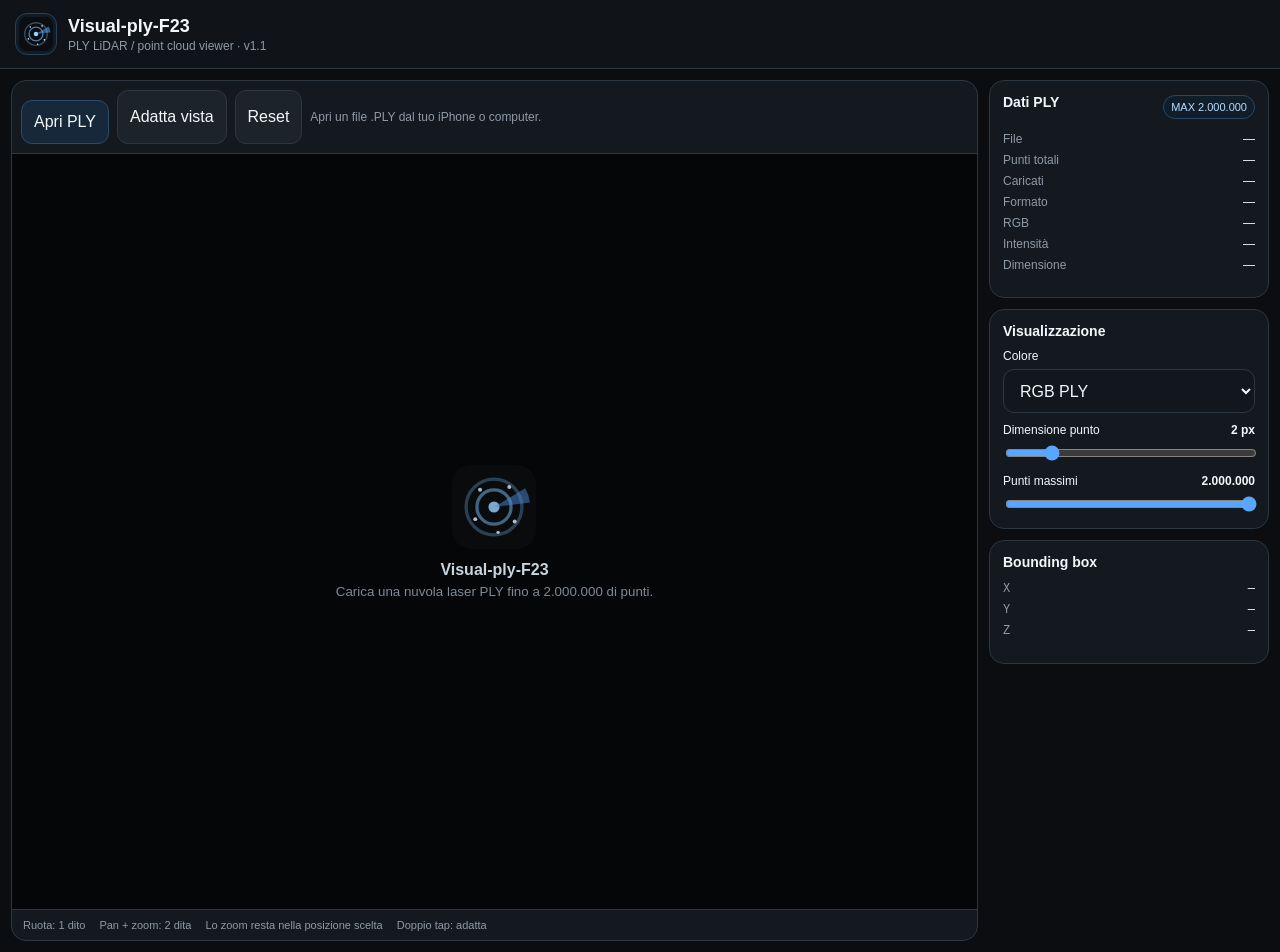
<file: index.html>
<!doctype html>
<html lang="it">
<head>
<meta charset="utf-8">
<meta name="viewport" content="width=device-width,initial-scale=1,viewport-fit=cover">
<meta name="theme-color" content="#0b0d10">
<meta name="apple-mobile-web-app-capable" content="yes">
<meta name="apple-mobile-web-app-status-bar-style" content="black-translucent">
<meta name="apple-mobile-web-app-title" content="Visual-ply-F23">
<title>Visual-ply-F23</title>
<link rel="manifest" href="manifest.webmanifest">
<link rel="apple-touch-icon" href="icon.svg">
<style>
:root{color-scheme:dark;--b:#0b0d10;--p:#14191f;--p2:#1c232b;--l:#2d3742;--t:#f4f7f9;--m:#8e9aa6;--a:#58a6ff}*{box-sizing:border-box}body{margin:0;background:var(--b);color:var(--t);font-family:-apple-system,BlinkMacSystemFont,"Segoe UI",sans-serif}header{display:flex;gap:11px;align-items:center;padding:13px 15px;background:#101419;border-bottom:1px solid var(--l);position:sticky;top:0;z-index:5}.logo{width:42px;height:42px;border-radius:12px;border:1px solid #294158;display:grid;place-items:center;background:#111c27}.logo img{width:34px;height:34px}h1{font-size:18px;margin:0}.sub{font-size:12px;color:var(--m);margin-top:2px}main{padding:11px;display:grid;gap:11px}.card{background:var(--p);border:1px solid var(--l);border-radius:15px;overflow:hidden}.bar{display:flex;flex-wrap:wrap;gap:8px;padding:9px;border-bottom:1px solid var(--l)}button,.file,select{min-height:44px;border-radius:11px;border:1px solid var(--l);background:var(--p2);color:var(--t);padding:0 12px;font:inherit}.file{display:inline-flex;align-items:center;background:#17283a;border-color:#2a4c69}.file input{display:none}.status{flex:1 1 180px;min-width:0;align-self:center;color:var(--m);font-size:12px;white-space:nowrap;overflow:hidden;text-overflow:ellipsis}.view{position:relative;background:#050607}.view canvas{display:block;width:100%;height:58vh;min-height:420px;touch-action:none}.empty{position:absolute;inset:0;display:flex;align-items:center;justify-content:center;text-align:center;color:#c8d4de;padding:20px;pointer-events:none}.empty img{width:84px;height:84px;opacity:.8}.empty b{display:block;margin-top:8px}.empty small{display:block;margin-top:5px;color:#7e8a95}.hint{display:flex;flex-wrap:wrap;gap:6px 14px;padding:9px 11px;font-size:11px;color:var(--m);border-top:1px solid var(--l)}aside{display:grid;gap:11px}.sec{padding:13px}.sec h2{font-size:14px;margin:0 0 10px}.row{display:flex;justify-content:space-between;gap:10px;align-items:center}.badge{font-size:11px;border:1px solid #29455f;background:#101e2b;padding:5px 7px;border-radius:999px;color:#b9dbf7}.stats{display:grid;grid-template-columns:auto 1fr;gap:7px 10px;font-size:12px}.stats dt{color:var(--m)}.stats dd{margin:0;text-align:right;overflow:hidden;text-overflow:ellipsis}label{display:block;font-size:12px;margin-top:10px}select{display:block;width:100%;margin-top:6px;font-size:16px;background:#11171d}input[type=range]{width:100%;margin-top:8px;accent-color:var(--a)}.mono{font-family:ui-monospace,SFMono-Regular,Menlo,monospace}@media(min-width:900px){main{grid-template-columns:minmax(0,1fr) 280px;align-items:start}.viewer{grid-column:1;grid-row:1/4}aside{grid-column:2;grid-row:1/4;position:sticky;top:80px}.view canvas{height:calc(100vh - 145px);min-height:560px}}
</style>
</head>
<body>
<header><div class="logo"><img src="icon.svg" alt=""></div><div><h1>Visual-ply-F23</h1><div class="sub">PLY LiDAR / point cloud viewer · v1.1</div></div></header>
<main>
<section class="card viewer">
<div class="bar"><label class="file">Apri PLY<input id="file" type="file" accept=".ply,application/octet-stream"></label><button id="fit" type="button">Adatta vista</button><button id="reset" type="button">Reset</button><span id="status" class="status">Apri un file .PLY dal tuo iPhone o computer.</span></div>
<div id="drop" class="view"><canvas id="gl"></canvas><div id="empty" class="empty"><div><img src="icon.svg" alt=""><b>Visual-ply-F23</b><small>Carica una nuvola laser PLY fino a 2.000.000 di punti.</small></div></div></div>
<div class="hint"><span>Ruota: 1 dito</span><span>Pan + zoom: 2 dita</span><span>Lo zoom resta nella posizione scelta</span><span>Doppio tap: adatta</span></div>
</section>
<aside>
<section class="card sec"><div class="row"><h2>Dati PLY</h2><span class="badge">MAX 2.000.000</span></div><dl class="stats"><dt>File</dt><dd id="sf">—</dd><dt>Punti totali</dt><dd id="st">—</dd><dt>Caricati</dt><dd id="ss">—</dd><dt>Formato</dt><dd id="sfo">—</dd><dt>RGB</dt><dd id="sr">—</dd><dt>Intensità</dt><dd id="si">—</dd><dt>Dimensione</dt><dd id="sz">—</dd></dl></section>
<section class="card sec"><h2>Visualizzazione</h2><label>Colore<select id="mode"><option value="rgb">RGB PLY</option><option value="z">Quota Z</option><option value="i">Intensità</option><option value="m">Monocromatico</option></select></label><label><div class="row"><span>Dimensione punto</span><b id="pv">2 px</b></div><input id="ps" type="range" min="1" max="7" value="2"></label><label><div class="row"><span>Punti massimi</span><b id="mv">2.000.000</b></div><input id="mp" type="range" min="100000" max="2000000" step="100000" value="2000000"></label></section>
<section class="card sec"><h2>Bounding box</h2><dl class="stats mono"><dt>X</dt><dd id="bx">—</dd><dt>Y</dt><dd id="by">—</dd><dt>Z</dt><dd id="bz">—</dd></dl></section>
</aside>
</main>
<script src="app.js?v=1.1"></script>
</body>
</html>
</file>
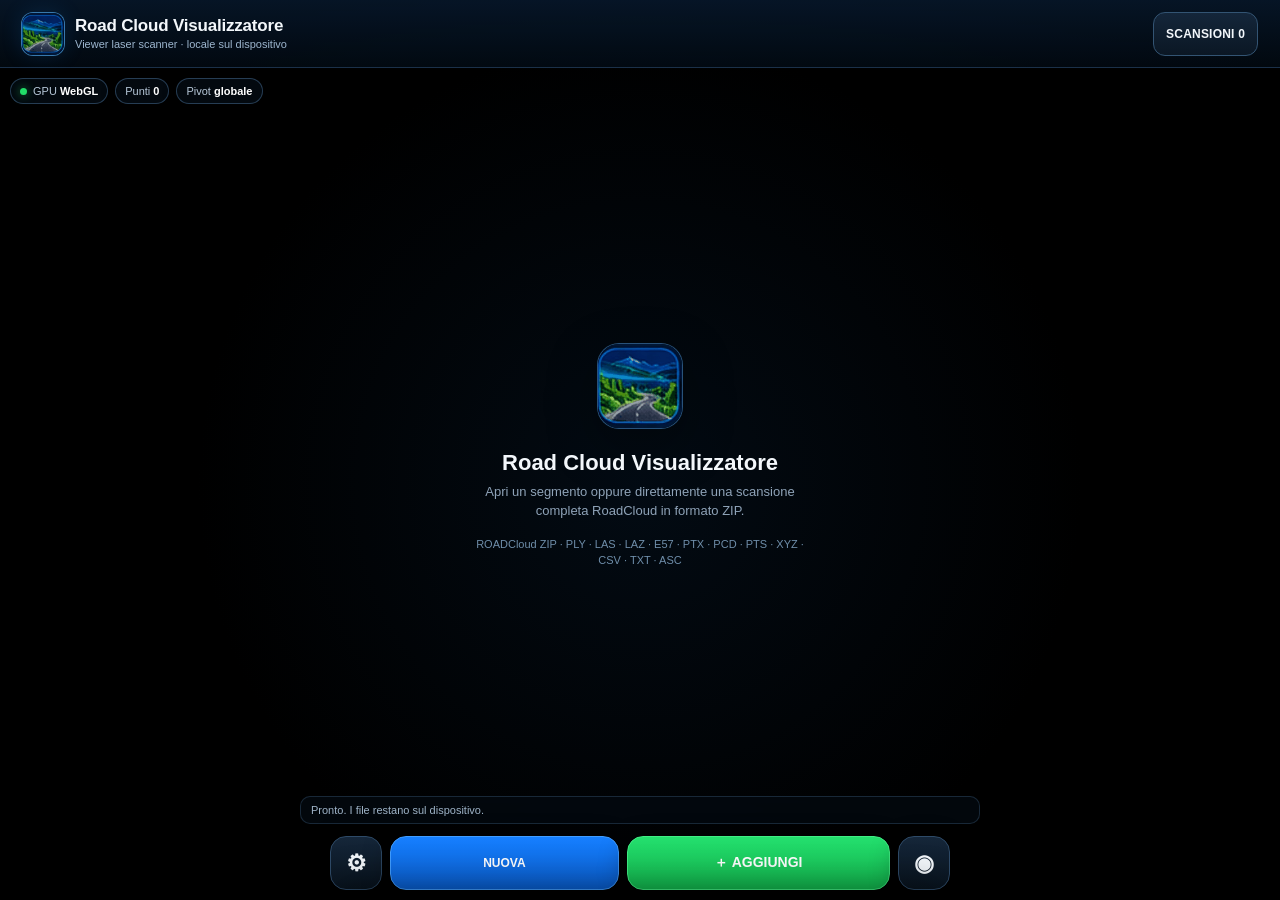
<file: road-cloud-visualizzatore/index.html>
<!doctype html>
<html lang="it">
<head>
<meta charset="utf-8">
<meta name="viewport" content="width=device-width,initial-scale=1,viewport-fit=cover,user-scalable=no">
<meta name="theme-color" content="#02070c">
<meta name="apple-mobile-web-app-capable" content="yes">
<meta name="apple-mobile-web-app-status-bar-style" content="black-translucent">
<meta name="apple-mobile-web-app-title" content="Road Cloud Visualizzatore">
<title>Road Cloud Visualizzatore</title>
<link rel="manifest" href="./manifest.webmanifest">
<link rel="apple-touch-icon" href="./icon-roadcloud.svg">
<link rel="stylesheet" href="./style.css">
</head>
<body>
<div class="app">
  <header class="topbar">
    <img class="brand-icon" src="./icon-roadcloud.svg" alt="RoadCloud">
    <div class="brand"><h1>Road Cloud Visualizzatore</h1><p id="topSub">Viewer laser scanner · locale sul dispositivo</p></div>
    <div class="top-actions"><button id="layersBtn" class="pill-btn" type="button">SCANSIONI <span id="layerCount">0</span></button></div>
  </header>
  <main class="viewer-shell" id="viewerShell">
    <canvas id="gl" tabindex="0" aria-label="Visualizzatore 3D nuvole di punti"></canvas>
    <div class="hud"><div class="hud-chip ok">GPU <strong>WebGL</strong></div><div class="hud-chip">Punti <strong id="pointCount">0</strong></div><div class="hud-chip">Pivot <strong id="pivotMode">globale</strong></div></div>
    <div id="pivotDot" class="pivot-dot"></div>
    <div id="empty" class="empty-state"><div class="empty-card"><img src="./icon-roadcloud.svg" alt=""><h2>Road Cloud Visualizzatore</h2><p>Apri un segmento oppure direttamente una scansione completa RoadCloud in formato ZIP.</p><div class="formats">ROADCloud ZIP · PLY · LAS · LAZ · E57 · PTX · PCD · PTS · XYZ · CSV · TXT · ASC</div></div></div>
    <div id="status" class="status-strip">Pronto. I file restano sul dispositivo.</div>
    <nav class="bottom-dock" aria-label="Comandi visualizzatore"><button id="settingsBtn" class="dock-btn icon" type="button" aria-label="Impostazioni">⚙︎</button><button id="newBtn" class="dock-btn new" type="button">NUOVA</button><button id="addBtn" class="dock-btn add" type="button">＋ AGGIUNGI</button><button id="fitBtn" class="dock-btn icon" type="button" aria-label="Adatta vista">◉</button></nav>
    <input id="addInput" class="hidden-input" type="file" multiple accept="application/octet-stream,.ply,.zip,.las,.laz,.e57,.ptx,.pcd,.pts,.xyz,.csv,.txt,.asc"><input id="newInput" class="hidden-input" type="file" multiple accept="application/octet-stream,.ply,.zip,.las,.laz,.e57,.ptx,.pcd,.pts,.xyz,.csv,.txt,.asc">
    <div id="drawerBackdrop" class="drawer-backdrop"></div><section id="drawer" class="drawer" aria-label="Scansioni caricate"><div class="drawer-handle"></div><div class="drawer-head"><div><h2>Scansioni</h2><span id="drawerSummary">Nessuna scansione caricata</span></div><button id="closeDrawer" class="mini-btn" type="button">Chiudi</button></div><div id="layerList"></div></section>
    <div id="progress" class="progress-wrap" role="status" aria-live="polite"><div class="progress-card"><h3 id="progressTitle">Caricamento scansione</h3><p id="progressText">Lettura dati laser…</p><div class="progress-track"><div class="progress-bar"></div></div></div></div>
  </main>
</div>
<script type="module" src="./app-v2.js?v=5"></script>
</body>
</html>
</file>
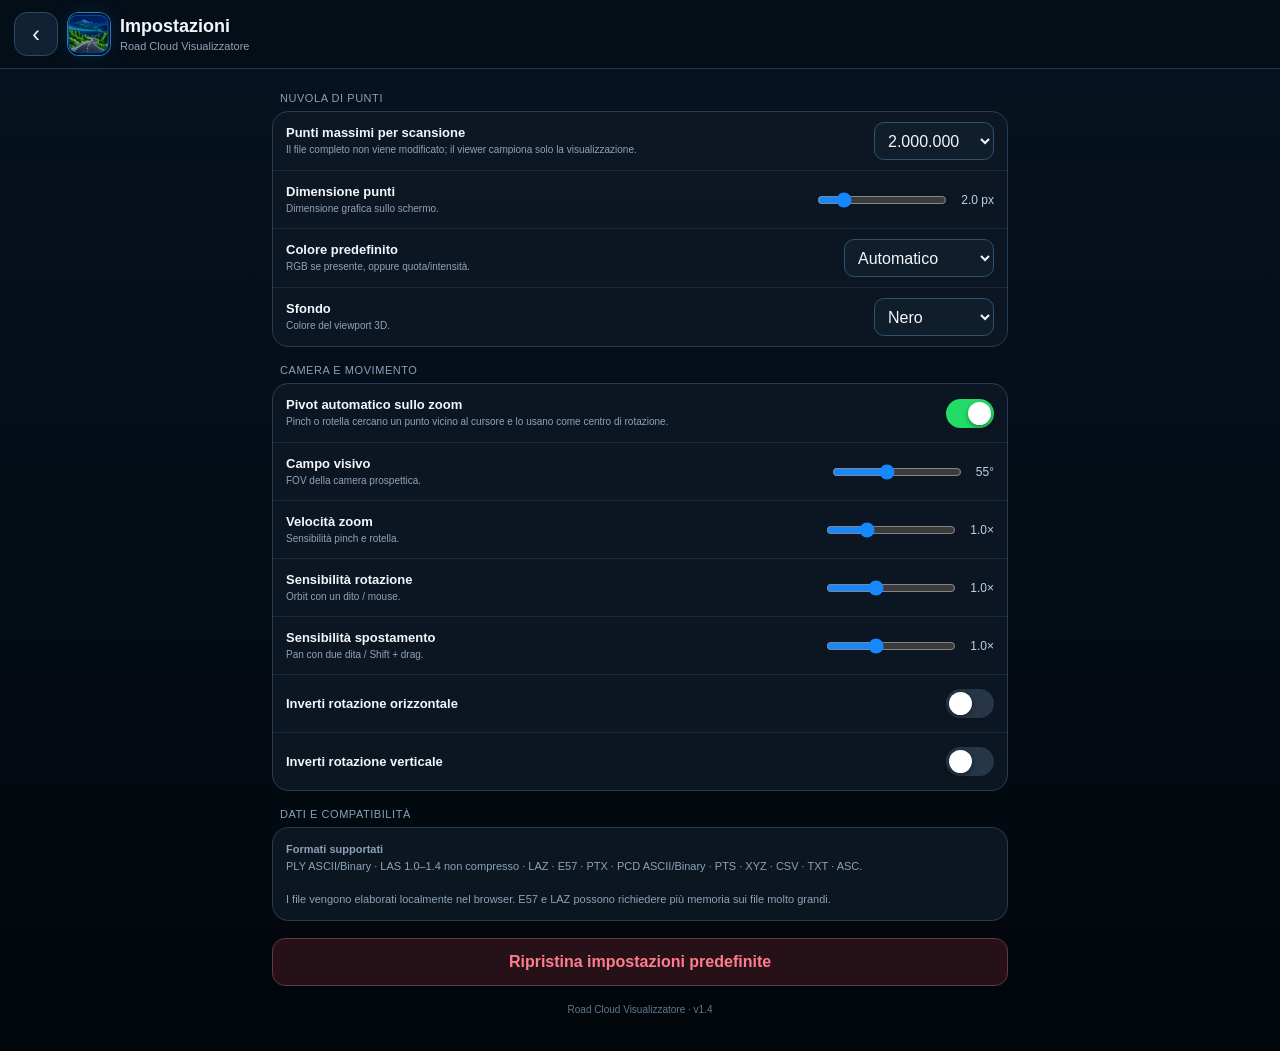
<file: road-cloud-visualizzatore/settings.html>
<!doctype html>
<html lang="it">
<head>
<meta charset="utf-8"><meta name="viewport" content="width=device-width,initial-scale=1,viewport-fit=cover">
<meta name="theme-color" content="#02070c"><meta name="apple-mobile-web-app-capable" content="yes"><meta name="apple-mobile-web-app-status-bar-style" content="black-translucent">
<title>Impostazioni · Road Cloud Visualizzatore</title>
<link rel="apple-touch-icon" href="./icon-roadcloud.svg"><link rel="stylesheet" href="./style.css">
</head>
<body class="settings-page">
<header class="settings-top"><button id="back" class="back-btn" type="button">‹</button><img class="brand-icon" src="./icon-roadcloud.svg" alt=""><div class="settings-title"><h1>Impostazioni</h1><p>Road Cloud Visualizzatore</p></div></header>
<main class="settings-content">
  <section class="setting-group"><div class="group-label">Nuvola di punti</div><div class="setting-card">
    <div class="setting-row"><div class="setting-text"><b>Punti massimi per scansione</b><small>Il file completo non viene modificato; il viewer campiona solo la visualizzazione.</small></div><select id="maxPoints"><option value="250000">250.000</option><option value="500000">500.000</option><option value="1000000">1.000.000</option><option value="1500000">1.500.000</option><option value="2000000">2.000.000</option><option value="3000000">3.000.000</option><option value="4000000">4.000.000</option></select></div>
    <div class="setting-row"><div class="setting-text"><b>Dimensione punti</b><small>Dimensione grafica sullo schermo.</small></div><input id="pointSize" type="range" min="1" max="7" step="0.5"><span id="pointSizeV" class="setting-value"></span></div>
    <div class="setting-row"><div class="setting-text"><b>Colore predefinito</b><small>RGB se presente, oppure quota/intensità.</small></div><select id="colorMode"><option value="auto">Automatico</option><option value="rgb">RGB</option><option value="height">Quota Z</option><option value="intensity">Intensità</option><option value="mono">Monocromatico</option></select></div>
    <div class="setting-row"><div class="setting-text"><b>Sfondo</b><small>Colore del viewport 3D.</small></div><select id="background"><option value="black">Nero</option><option value="dark">Blu scuro</option><option value="light">Chiaro</option></select></div>
  </div></section>
  <section class="setting-group"><div class="group-label">Camera e movimento</div><div class="setting-card">
    <div class="setting-row"><div class="setting-text"><b>Pivot automatico sullo zoom</b><small>Pinch o rotella cercano un punto vicino al cursore e lo usano come centro di rotazione.</small></div><label class="switch"><input id="autoPivot" type="checkbox"><span></span></label></div>
    <div class="setting-row"><div class="setting-text"><b>Campo visivo</b><small>FOV della camera prospettica.</small></div><input id="fov" type="range" min="30" max="90" step="1"><span id="fovV" class="setting-value"></span></div>
    <div class="setting-row"><div class="setting-text"><b>Velocità zoom</b><small>Sensibilità pinch e rotella.</small></div><input id="zoomSpeed" type="range" min="0.4" max="2.5" step="0.1"><span id="zoomSpeedV" class="setting-value"></span></div>
    <div class="setting-row"><div class="setting-text"><b>Sensibilità rotazione</b><small>Orbit con un dito / mouse.</small></div><input id="orbitSpeed" type="range" min="0.3" max="2.2" step="0.1"><span id="orbitSpeedV" class="setting-value"></span></div>
    <div class="setting-row"><div class="setting-text"><b>Sensibilità spostamento</b><small>Pan con due dita / Shift + drag.</small></div><input id="panSpeed" type="range" min="0.3" max="2.2" step="0.1"><span id="panSpeedV" class="setting-value"></span></div>
    <div class="setting-row"><div class="setting-text"><b>Inverti rotazione orizzontale</b></div><label class="switch"><input id="invertX" type="checkbox"><span></span></label></div>
    <div class="setting-row"><div class="setting-text"><b>Inverti rotazione verticale</b></div><label class="switch"><input id="invertY" type="checkbox"><span></span></label></div>
  </div></section>
  <section class="setting-group"><div class="group-label">Dati e compatibilità</div><div class="setting-card"><div class="about"><b>Formati supportati</b><br>PLY ASCII/Binary · LAS 1.0–1.4 non compresso · LAZ · E57 · PTX · PCD ASCII/Binary · PTS · XYZ · CSV · TXT · ASC.<br><br>I file vengono elaborati localmente nel browser. E57 e LAZ possono richiedere più memoria sui file molto grandi.</div></div></section>
  <button id="reset" class="reset-settings" type="button">Ripristina impostazioni predefinite</button><div class="version">Road Cloud Visualizzatore · v1.4</div>
</main>
<script type="module" src="./settings.js"></script>
</body></html>
</file>
<file: road-cloud-visualizzatore/style.css>
:root{
  color-scheme:dark;
  --bg:#02070c; --panel:rgba(11,20,31,.94); --panel2:rgba(20,33,49,.94);
  --line:#24384f; --line2:#335473; --text:#f3f7fb; --muted:#8fa3b8;
  --blue:#1688ff; --blue2:#55b8ff; --green:#21dd68; --red:#ff475d; --amber:#ffad3d;
  --safe-bottom:env(safe-area-inset-bottom,0px); --safe-top:env(safe-area-inset-top,0px);
}
*{box-sizing:border-box;-webkit-tap-highlight-color:transparent}
html,body{margin:0;min-height:100%;background:#000;color:var(--text);font-family:-apple-system,BlinkMacSystemFont,"SF Pro Display","Segoe UI",Roboto,Arial,sans-serif}
body{overscroll-behavior:none}
button,input,select{font:inherit;color:inherit}
button{cursor:pointer}
.app{min-height:100vh;background:radial-gradient(circle at 50% -15%,#09213b 0,#030b13 38%,#000 76%)}
.topbar{height:calc(68px + var(--safe-top));padding:var(--safe-top) 14px 0;display:flex;align-items:center;gap:11px;border-bottom:1px solid rgba(83,124,165,.28);background:linear-gradient(180deg,rgba(6,21,38,.98),rgba(2,9,16,.92));position:relative;z-index:20}
.brand-icon{width:42px;height:42px;border-radius:11px;object-fit:cover;box-shadow:0 0 0 1px #3778ad,0 0 22px rgba(31,139,255,.16)}
.brand{min-width:0;flex:1}.brand h1{font-size:17px;line-height:1.05;margin:0;font-weight:760;letter-spacing:-.2px;white-space:nowrap;overflow:hidden;text-overflow:ellipsis}.brand p{font-size:11px;color:#9db6cf;margin:4px 0 0;white-space:nowrap;overflow:hidden;text-overflow:ellipsis}
.top-actions{display:flex;gap:7px}.icon-btn,.pill-btn,.action-btn,.mini-btn{border:1px solid var(--line2);background:linear-gradient(180deg,#14263a,#0b1724);border-radius:12px;min-height:44px;padding:0 12px}.icon-btn{width:44px;padding:0;display:grid;place-items:center;font-size:20px}.pill-btn{font-size:12px;font-weight:700;letter-spacing:.2px}
.viewer-shell{position:relative;height:calc(100vh - 68px - var(--safe-top));min-height:520px;overflow:hidden;background:#000}
#gl{display:block;width:100%;height:100%;touch-action:none;background:#000;outline:none}
.hud{position:absolute;left:10px;right:10px;top:10px;display:flex;gap:7px;flex-wrap:wrap;pointer-events:none;z-index:4}
.hud-chip{padding:6px 9px;border:1px solid rgba(77,118,160,.48);border-radius:999px;background:rgba(4,12,20,.76);backdrop-filter:blur(12px);font-size:11px;color:#b8c9da;box-shadow:0 2px 16px rgba(0,0,0,.18)}.hud-chip strong{color:#fff}.hud-chip.ok::before{content:"";display:inline-block;width:7px;height:7px;border-radius:50%;background:var(--green);margin-right:6px;box-shadow:0 0 10px rgba(33,221,104,.6)}
.empty-state{position:absolute;inset:0;display:flex;align-items:center;justify-content:center;padding:90px 26px 145px;pointer-events:none;text-align:center;background:radial-gradient(circle at center,rgba(6,24,43,.45),transparent 58%)}
.empty-state.hidden{display:none}.empty-card{max-width:330px}.empty-card img{width:84px;height:84px;border-radius:21px;box-shadow:0 0 0 1px rgba(88,174,255,.45),0 16px 50px rgba(0,0,0,.35)}.empty-card h2{margin:18px 0 7px;font-size:22px}.empty-card p{margin:0;color:var(--muted);font-size:13px;line-height:1.45}.formats{margin-top:15px;color:#6f8eaa;font-size:11px;line-height:1.5}
.pivot-dot{position:absolute;width:16px;height:16px;border:1.5px solid var(--blue2);border-radius:50%;left:50%;top:50%;transform:translate(-50%,-50%);pointer-events:none;opacity:0;transition:opacity .15s;z-index:5}.pivot-dot::before,.pivot-dot::after{content:"";position:absolute;background:var(--blue2)}.pivot-dot::before{width:22px;height:1px;left:-4px;top:6px}.pivot-dot::after{height:22px;width:1px;left:6px;top:-4px}.pivot-dot.show{opacity:.9}
.bottom-dock{position:absolute;z-index:10;left:10px;right:10px;bottom:calc(10px + var(--safe-bottom));display:grid;grid-template-columns:52px minmax(0,1fr) minmax(0,1.15fr) 52px;gap:8px;align-items:stretch}
.dock-btn{min-height:54px;border-radius:16px;border:1px solid #2e4a67;background:linear-gradient(180deg,rgba(22,40,60,.96),rgba(9,20,31,.96));box-shadow:0 8px 28px rgba(0,0,0,.38);font-weight:750;font-size:12px;padding:0 10px}.dock-btn.icon{font-size:23px;padding:0}.dock-btn.add{background:linear-gradient(180deg,#24df6e,#13b94f);border-color:#41ee83;color:#fff;font-size:14px}.dock-btn.new{background:linear-gradient(180deg,#167fff,#0a5fd0);border-color:#419dff;color:#fff}.dock-btn:active{transform:scale(.985)}
.status-strip{position:absolute;z-index:9;left:12px;right:12px;bottom:calc(76px + var(--safe-bottom));padding:7px 10px;border-radius:10px;background:rgba(3,10,17,.74);border:1px solid rgba(52,80,108,.46);font-size:11px;color:#9fb4c8;backdrop-filter:blur(10px);white-space:nowrap;overflow:hidden;text-overflow:ellipsis;pointer-events:none}
.hidden-input{position:absolute;width:1px;height:1px;opacity:0;pointer-events:none}
.drawer-backdrop{position:absolute;inset:0;background:rgba(0,0,0,.55);z-index:29;opacity:0;pointer-events:none;transition:opacity .2s}.drawer-backdrop.open{opacity:1;pointer-events:auto}
.drawer{position:absolute;z-index:30;left:0;right:0;bottom:0;max-height:72%;background:linear-gradient(180deg,#101b28,#07111b);border-top:1px solid #365270;border-radius:20px 20px 0 0;padding:10px 12px calc(14px + var(--safe-bottom));transform:translateY(105%);transition:transform .22s ease;box-shadow:0 -16px 40px rgba(0,0,0,.45);overflow:auto}.drawer.open{transform:translateY(0)}
.drawer-handle{width:44px;height:5px;background:#40566d;border-radius:999px;margin:1px auto 12px}.drawer-head{display:flex;align-items:center;justify-content:space-between;gap:10px;margin-bottom:10px}.drawer-head h2{font-size:17px;margin:0}.drawer-head span{font-size:11px;color:var(--muted)}
.layer-row{display:grid;grid-template-columns:34px minmax(0,1fr) auto;gap:9px;align-items:center;padding:10px 0;border-top:1px solid rgba(63,87,112,.35)}.layer-row:first-of-type{border-top:0}.vis-toggle{width:29px;height:29px;border-radius:9px;border:1px solid #365572;background:#101e2c;color:var(--green);display:grid;place-items:center;padding:0}.vis-toggle.off{color:#617488}.layer-main{min-width:0}.layer-name{font-size:13px;font-weight:720;white-space:nowrap;overflow:hidden;text-overflow:ellipsis}.layer-meta{font-size:10px;color:var(--muted);margin-top:3px}.layer-actions{display:flex;gap:6px}.mini-btn{min-height:34px;padding:0 9px;font-size:11px;border-radius:9px}.mini-btn.danger{color:#ff8090;border-color:#663444;background:#24131a}
.progress-wrap{position:absolute;inset:0;z-index:40;background:rgba(0,0,0,.64);display:none;align-items:center;justify-content:center;padding:28px}.progress-wrap.show{display:flex}.progress-card{width:min(360px,100%);background:#0e1925;border:1px solid #31506d;border-radius:18px;padding:18px;box-shadow:0 20px 60px #000}.progress-card h3{margin:0 0 8px;font-size:16px}.progress-card p{margin:0 0 12px;color:var(--muted);font-size:12px}.progress-track{height:7px;background:#1c2c3d;border-radius:999px;overflow:hidden}.progress-bar{height:100%;width:20%;background:linear-gradient(90deg,#0d7dff,#59c4ff);border-radius:999px;animation:scanbar 1.1s ease-in-out infinite alternate}@keyframes scanbar{to{width:82%}}
/* Settings */
.settings-page{min-height:100vh;background:linear-gradient(180deg,#071321,#01060a);padding-bottom:calc(24px + var(--safe-bottom))}.settings-top{padding:calc(12px + var(--safe-top)) 14px 12px;display:flex;align-items:center;gap:10px;border-bottom:1px solid var(--line);position:sticky;top:0;background:rgba(5,14,23,.94);backdrop-filter:blur(16px);z-index:10}.back-btn{width:44px;height:44px;border:1px solid #2c4964;border-radius:13px;background:#112033;font-size:23px}.settings-title{flex:1}.settings-title h1{font-size:18px;margin:0}.settings-title p{font-size:11px;color:var(--muted);margin:3px 0 0}.settings-content{max-width:760px;margin:0 auto;padding:12px}.setting-group{margin:11px 0 17px}.group-label{font-size:11px;color:#86a1bb;margin:0 8px 7px;text-transform:uppercase;letter-spacing:.55px}.setting-card{border:1px solid #263c52;border-radius:16px;overflow:hidden;background:rgba(13,24,36,.91)}.setting-row{min-height:58px;padding:10px 13px;display:flex;align-items:center;gap:12px;border-top:1px solid rgba(62,89,115,.3)}.setting-row:first-child{border-top:0}.setting-text{flex:1;min-width:0}.setting-text b{display:block;font-size:13px}.setting-text small{display:block;color:var(--muted);font-size:10px;line-height:1.35;margin-top:3px}.setting-value{font-size:12px;color:#bcd3e8}.setting-row select{min-width:120px;height:38px;border:1px solid #31516e;border-radius:10px;background:#101e2c;padding:0 9px}.setting-row input[type=range]{width:130px;accent-color:var(--blue)}.switch{position:relative;width:48px;height:29px;flex:none}.switch input{display:none}.switch span{position:absolute;inset:0;background:#263647;border-radius:999px;transition:.18s}.switch span::after{content:"";position:absolute;width:23px;height:23px;border-radius:50%;background:#fff;left:3px;top:3px;transition:.18s;box-shadow:0 2px 5px #0006}.switch input:checked+span{background:var(--green)}.switch input:checked+span::after{transform:translateX(19px)}
.reset-settings{width:100%;min-height:48px;border:1px solid #683440;border-radius:13px;background:#271118;color:#ff7c8c;font-weight:700}.about{padding:13px;color:#8da2b7;font-size:11px;line-height:1.5}.version{color:#5f7890;text-align:center;font-size:10px;margin-top:18px}
@media(min-width:800px){.topbar{padding-left:22px;padding-right:22px}.bottom-dock{left:50%;right:auto;transform:translateX(-50%);width:620px}.status-strip{left:50%;right:auto;transform:translateX(-50%);width:min(680px,calc(100% - 24px))}.drawer{left:50%;right:auto;transform:translate(-50%,105%);width:min(620px,100%)}.drawer.open{transform:translate(-50%,0)}}
</file>
